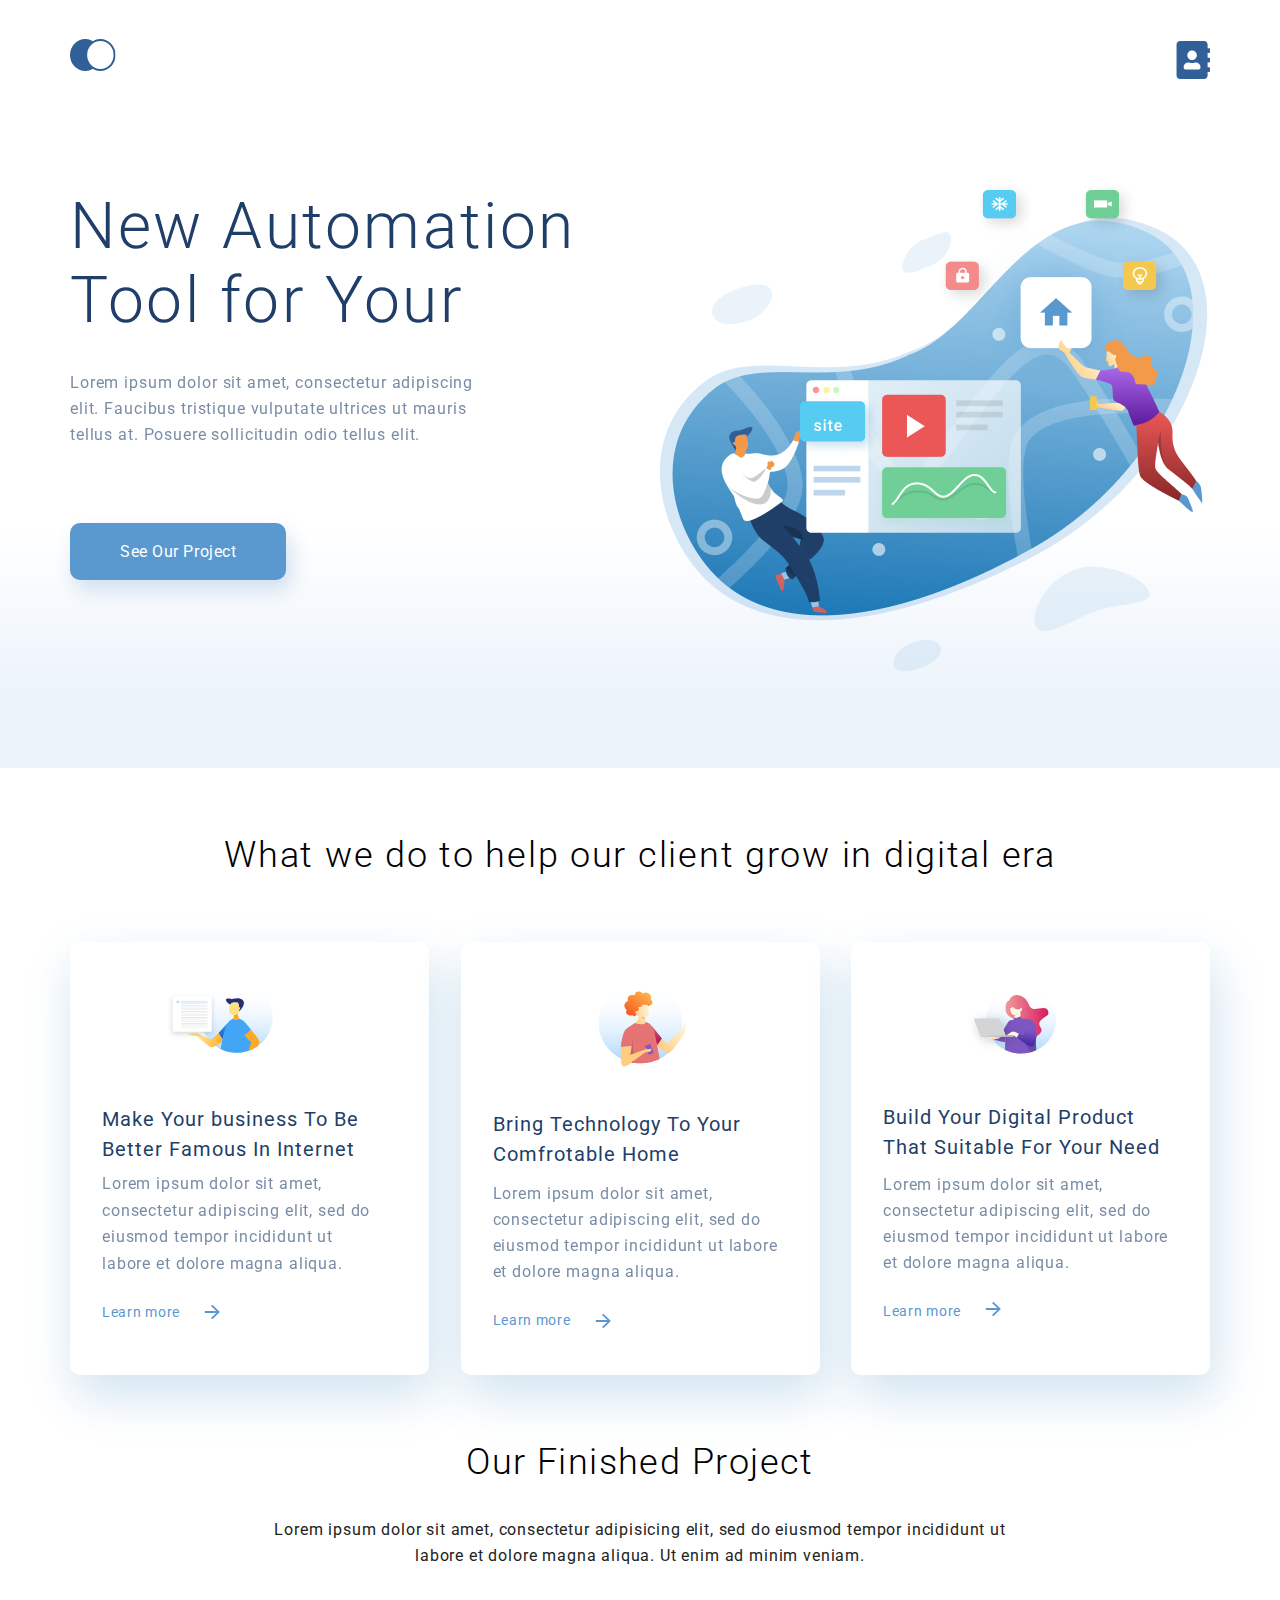
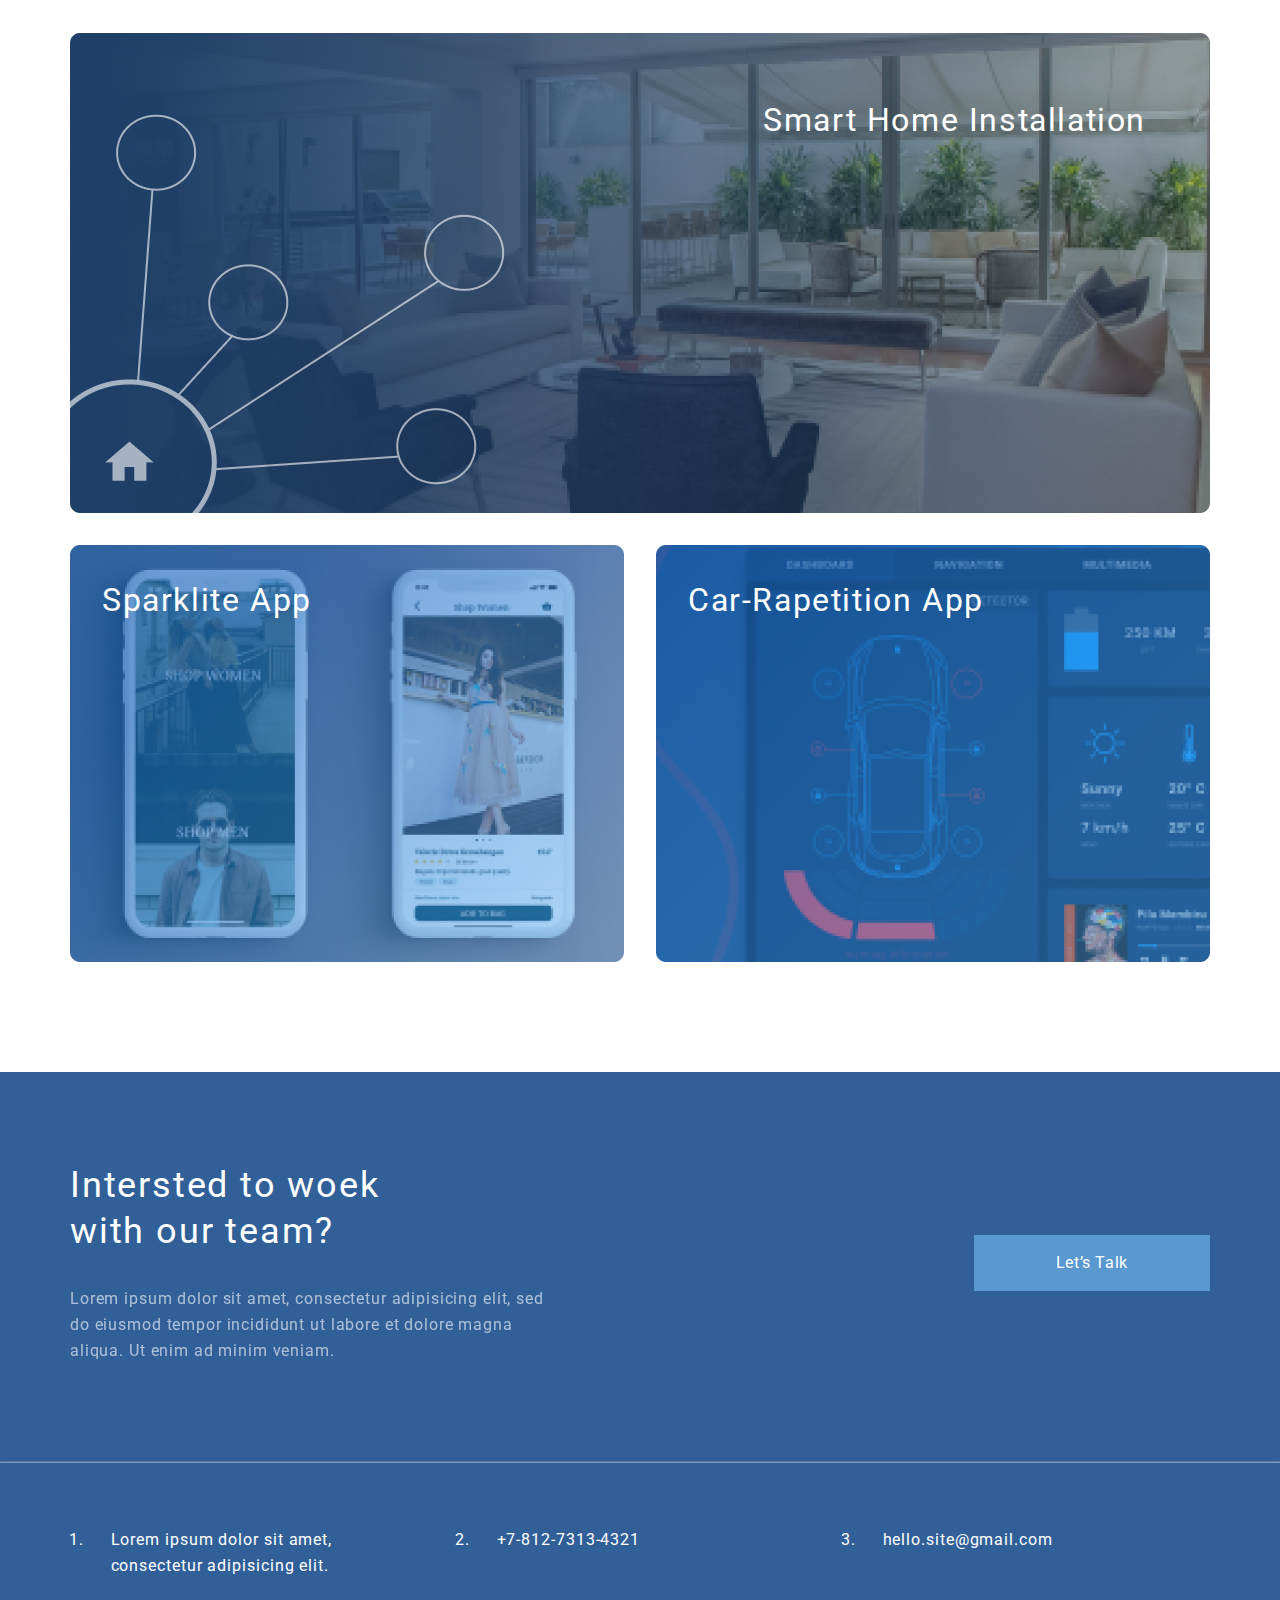
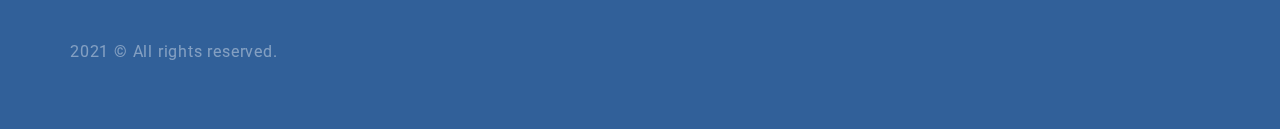
<file: index.html>
<!DOCTYPE html>
<html lang="en">

<head>
    <meta charset="UTF-8">
    <meta http-equiv="X-UA-Compatible" content="IE=edge">
    <meta name="viewport" content="width=device-width, initial-scale=1.0">
    <title>Главная</title>
    <link rel="stylesheet" href="css/style.css">
</head>

<body>
    <header class="top">
        <div class="container top__box">
            <ul class="top__header">
                <li>
                    <a href="index.html"><img src="img/toindex.svg" alt="Главная"></a>
                </li>
                <li>
                    <a href="contacts.html"><img src="img/tocontacts.svg" alt="Контакты"></a>
                </li>
            </ul>
            <div class="top__info">
                <h1 class="top__heading">New Automation Tool for Your</h1>
                <p class="text top__text">Lorem ipsum dolor sit amet, consectetur adipiscing elit. Faucibus tristique vulputate ultrices ut mauris tellus at. Posuere sollicitudin odio tellus elit.</p>
                <a class="top__button" href="">See Our Project</a>
            </div>
        </div>
    </header>

    <main>
        <div class="what-we-do container">
            <h3 class="what-we-do__heading">What we do to help our client grow in digital era</h3>
            <div class="card-container">
                <div class="card-container__card card1_mod">
                    <img src="img/card-1.svg" alt="Card 1" class="card__image image-on-card1">
                    <h4 class="card__heading card__heading1_mod">Make Your business To Be Better Famous In Internet</h4>
                    <p class="text card1__text_mod">Lorem ipsum dolor sit amet, consectetur adipiscing elit, sed do eiusmod tempor incididunt ut labore et dolore magna aliqua.</p>
                    <div class="card__linkbox">
                        <div class="card__link card1__link_mod">
                            <a href="#" class="card__link__a">Learn more</a>
                        </div>
                        <div class="card__arrowlink card1__arrowlink_mod">
                            <img src="img/arrow.svg" alt="Arrow" class="card__arrowlink__img">
                        </div>
                    </div>
                </div>
                <div class="card-container__card">
                    <img src="img/card-2.svg" alt="Card 2" class="card__image image-on-card2">
                    <h4 class="card__heading card__heading2_mod">Bring Technology To Your Comfrotable Home</h4>
                    <p class="text">Lorem ipsum dolor sit amet, consectetur adipiscing elit, sed do eiusmod tempor incididunt ut labore et dolore magna aliqua.</p>
                    <div class="card__linkbox">
                        <div class="card__link card2__link_mod">
                            <a href="#" class="card__link__a">Learn more</a>
                        </div>
                        <div class="card__arrowlink card2__arrowlink_mod">
                            <img src="img/arrow.svg" alt="Arrow" class="card__arrowlink__img">
                        </div>
                    </div>
                </div>
                <div class="card-container__card">
                    <img src="img/card-3.svg" alt="Card 3" class="card__image image-on-card3">
                    <h4 class="card__heading card__heading3_mod">Build Your Digital Product That Suitable For Your Need</h4>
                    <p class="text">Lorem ipsum dolor sit amet, consectetur adipiscing elit, sed do eiusmod tempor incididunt ut labore et dolore magna aliqua.</p>
                    <div class="card__linkbox">
                        <div class="card__link card3__link_mod">
                            <a href="#" class="card__link__a">Learn more</a>
                        </div>
                        <div class="card__arrowlink card3__arrowlink_mod">
                            <img src="img/arrow.svg" alt="Arrow" class="card__arrowlink__img">
                        </div>
                    </div>
                </div>
            </div>
            <div class="project centered">
                <h3 class="project__heading">Our Finished Project</h3>
                <p class="text text__project">Lorem ipsum dolor sit amet, consectetur adipisicing elit, sed do eiusmod tempor incididunt ut labore et dolore magna aliqua. Ut enim ad minim veniam.</p>
            </div>
            <div class="project__item">
                <img class="project__img" src="img/project-1.png" alt="photo">
                <p class="project__text project__text_right">Smart Home Installation</p>
            </div>
            <div class="project__parent">
                <div class="project__item project__item_margin">
                    <img class="project__img" src="img/project-2.png" alt="">
                    <p class="project__text project__text_left">Sparklite App</p>
                </div>
                <div class="project__item">
                    <img class="project__img" src="img/project-3.png" alt="">
                    <p class="project__text project__text_left">Car-Rapetition App</p>
                </div>
            </div>
        </div>
    </main>

    <footer class="footer">
        <div class="footer__top container">
            <div class="footer__top__content">
                <h3 class="footer__heading">Intersted to woek with our team?</h3>
                <p class="text text_white">Lorem ipsum dolor sit amet, consectetur adipisicing elit, sed do eiusmod tempor incididunt ut labore et dolore magna aliqua. Ut enim ad minim veniam.</p>
            </div>
            <a href="#" class="footer__button">Let’s Talk</a>
        </div>
        <hr class="footer__line">
        <div class="container">
            <ol class="footer__info">
                <li class="footer__info__item">Lorem ipsum dolor sit amet, consectetur adipisicing elit.</li>
                <li class="footer__info__item">+7-812-7313-4321</li>
                <li class="footer__info__item">
                    <e-mail>hello.site@gmail.com</e-mail>
                </li>
            </ol>
            <div class="footer__copy">
                2021 &copy; All rights reserved.
            </div>
        </div>
    </footer>
</body>

</html>
</file>
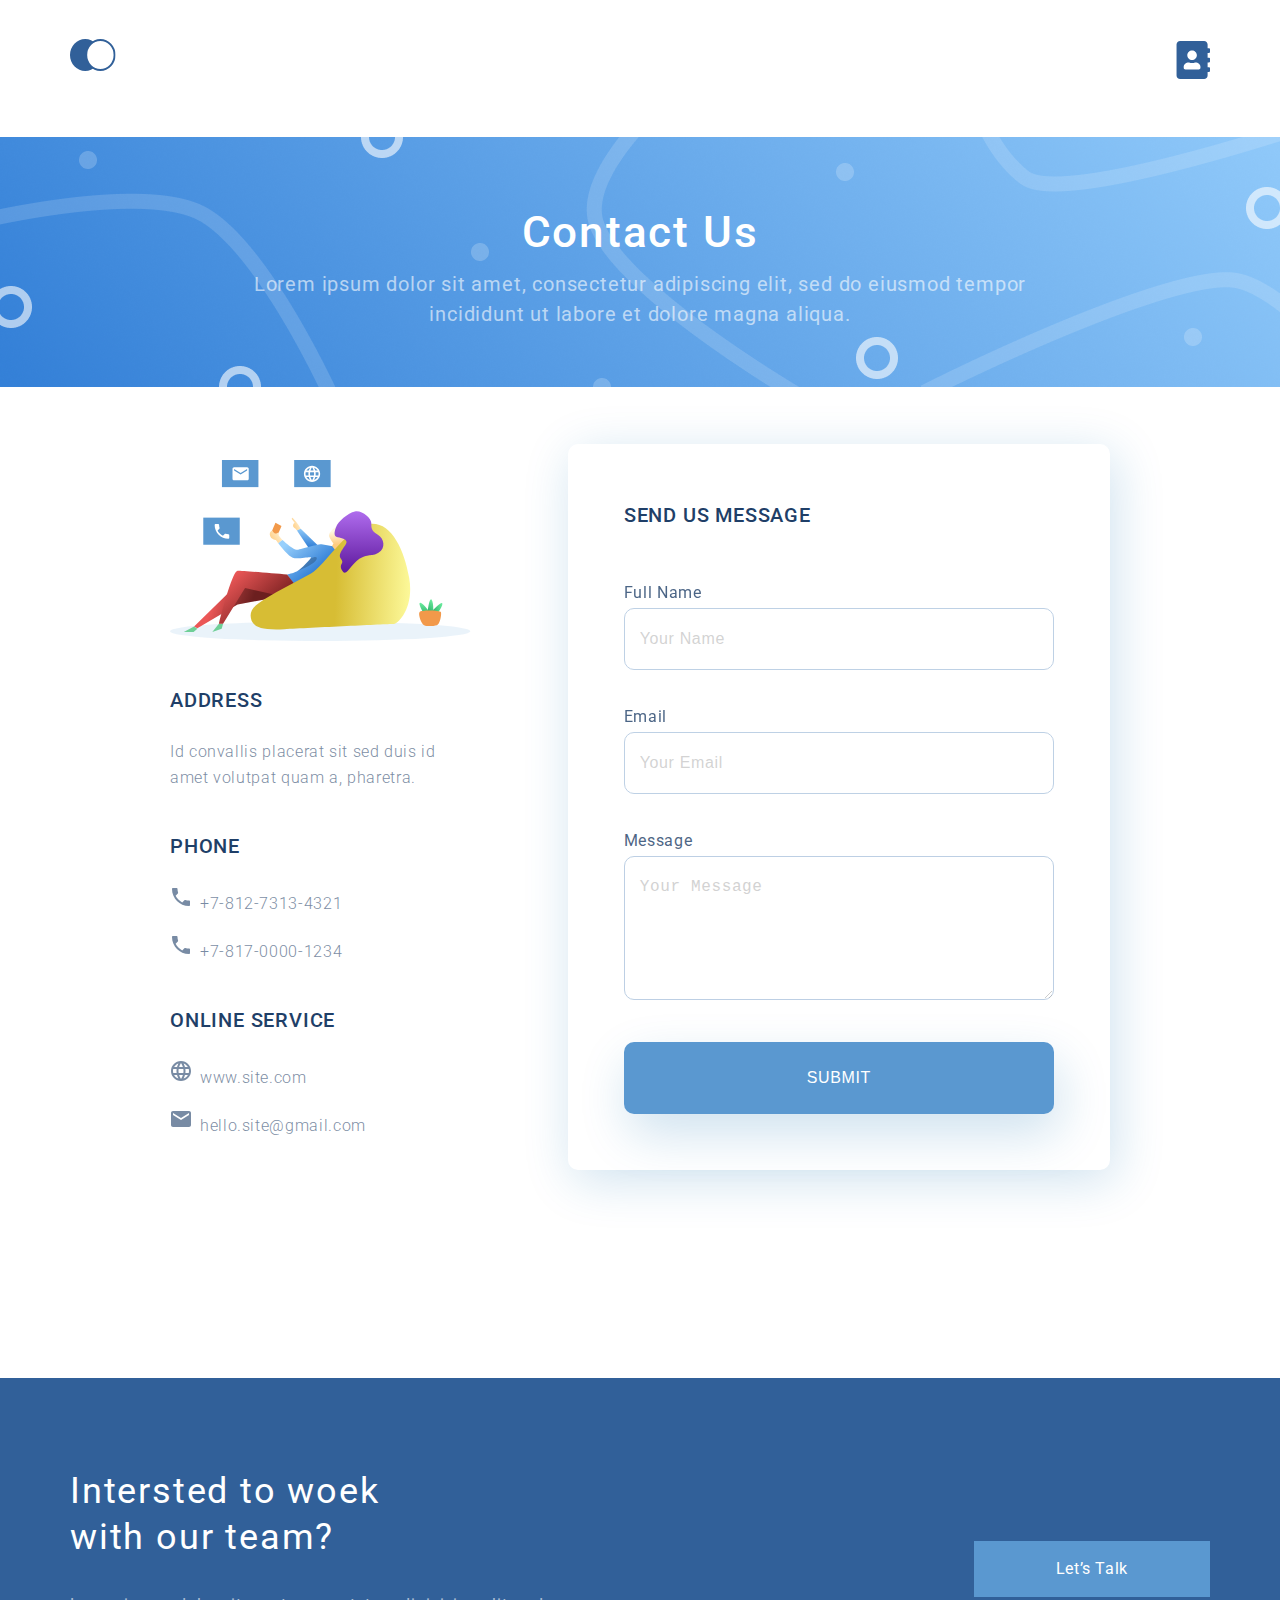
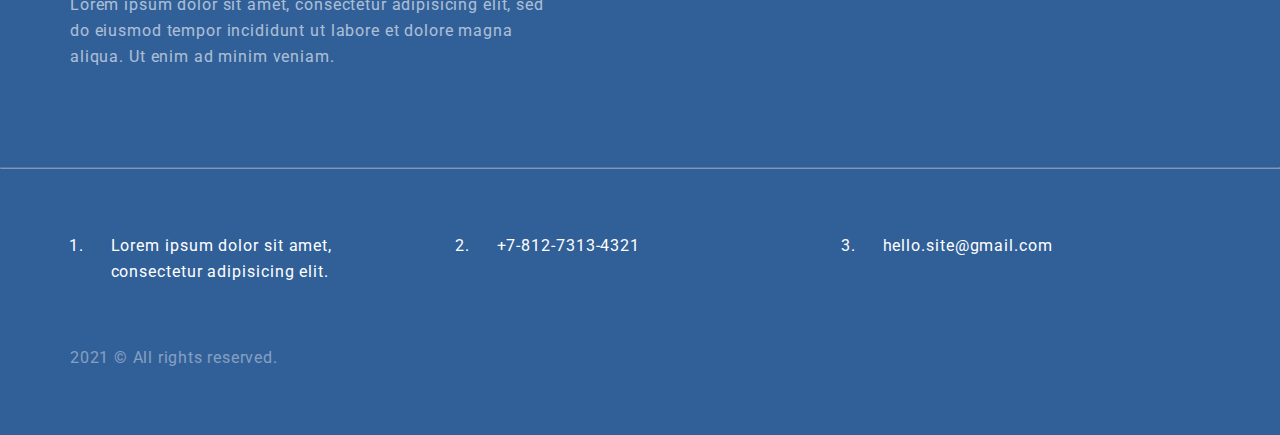
<file: contacts.html>
<!DOCTYPE html>
<html lang="en">

<head>
    <meta charset="UTF-8">
    <meta http-equiv="X-UA-Compatible" content="IE=edge">
    <meta name="viewport" content="width=device-width, initial-scale=1.0">
    <title>Контакты</title>
    <link rel="stylesheet" href="css/style.css">
</head>

<body>
    <header class="container top__box top__box_at-contacts">
        <ul class="top__header">
            <li>
                <a href="index.html"><img src="img/toindex.svg" alt="Главная"></a>
            </li>
            <li>
                <a href="contacts.html"><img src="img/tocontacts.svg" alt="Контакты"></a>
            </li>
        </ul>
    </header>

    <section class="contacts">
        <h2 class="contact-us">Contact Us</h2>
        <p class="contacts__text">
            Lorem ipsum dolor sit amet, consectetur adipiscing elit, sed do eiusmod tempor incididunt ut labore et dolore magna aliqua.
        </p>
    </section>

    <main>
        <div class="main__content">
            <div class="permanent">
                <img src="img/callback.svg" alt="Company Logo">
                <h4 class="permanent__header">Address</h4>
                <p class="address__text">Id convallis placerat sit sed duis id amet volutpat quam a, pharetra.</p>
                <h4 class="permanent__header">Phone</h4>
                <ul class="permanent__phones">
                    <li class="phones__li">+7-812-7313-4321</li>
                    <li class="phones__li">+7-817-0000-1234</li>
                </ul>
                <h4 class="permanent__header">Online service</h4>
                <ul class="permanent__other-contacts">
                    <li class="site-li">www.site.com</li>
                    <li class="mail-li">hello.site@gmail.com</li>
                </ul>
            </div>
            <div class="form">
                <h4 class="send-msg">Send us message</h4>
                <form action="#">
                    <label class="labels">Full Name<br><input class="inputs" type="text" placeholder="Your Name"></label><br>
                    <label class="labels">Email<br><input class="inputs" type="email" placeholder="Your Email"></label><br>
                    <label class="labels">Message<br>
                    <textarea class="inputs txtarea" placeholder="Your Message"></textarea></label><br>
                    <button class="submit-btn" type="submit">Submit</button>
                </form>
            </div>
        </div>
        <div class="map container">
            <script async src="https://api-maps.yandex.ru/services/constructor/1.0/js/?um=constructor%3A1ef4e2e7c4f4393ff53311e4d43e7bb6331e8709f346cc98f958d20817094833&amp;height=480&amp;lang=ru_RU&amp;scroll=true"></script>
        </div>
    </main>

    <footer class="footer">
        <div class="footer__top container">
            <div class="footer__top__content">
                <h3 class="footer__heading">Intersted to woek with our team?</h3>
                <p class="text text_white">Lorem ipsum dolor sit amet, consectetur adipisicing elit, sed do eiusmod tempor incididunt ut labore et dolore magna aliqua. Ut enim ad minim veniam.</p>
            </div>
            <a href="#" class="footer__button">Let’s Talk</a>
        </div>
        <hr class="footer__line">
        <div class="container">
            <ol class="footer__info">
                <li class="footer__info__item">Lorem ipsum dolor sit amet, consectetur adipisicing elit.</li>
                <li class="footer__info__item">+7-812-7313-4321</li>
                <li class="footer__info__item">
                    <e-mail>hello.site@gmail.com</e-mail>
                </li>
            </ol>
            <div class="footer__copy">
                2021 &copy; All rights reserved.
            </div>
        </div>
    </footer>
</body>

</html>
</file>
<file: css/style.css>
@import url('https://fonts.googleapis.com/css2?family=Roboto:wght@300;400;500&display=swap');
* {
    margin: 0;
    padding: 0;
    box-sizing: border-box;
}

body {
    font-family: Roboto, sans-serif;
}

.top {
    background: linear-gradient(0deg, #EBF3FB 8.84%, rgba(152, 195, 232, 0) 31.12%);
}

.container {
    max-width: 1140px;
    margin: 0 auto;
}

.centered {
    margin: 0 auto;
}

.top__box {
    min-height: 768px;
    display: flex;
    flex-direction: column;
    height: 100%;
}

.top__header {
    list-style-type: none;
    display: flex;
    justify-content: space-between;
    align-items: baseline;
    padding-top: 31px;
}

.top__info {
    padding-top: 107px;
    flex-grow: 1;
    background-image: url('../img/top__back.png');
    background-repeat: no-repeat;
    background-position: right center;
    height: 100%;
}

.top__heading {
    font-weight: 300;
    line-height: 74px;
    letter-spacing: 0.04em;
    font-size: 64px;
    color: #1F3F68;
    width: 510px;
    margin-bottom: 32px;
}

.top__text {
    width: 425px;
}

.top__button {
    color: #FFFFFF;
    text-decoration: none;
    letter-spacing: 0.035em;
    background: #5A98D0;
    box-shadow: 5px 10px 20px rgba(53, 110, 173, 0.2);
    border-radius: 10px;
    padding: 19px 50px;
    margin-top: 75px;
    display: inline-block;
}

.top__button:hover {
    background-color: #5A80D0;
}

.text {
    font-size: 16px;
    line-height: 26px;
    color: #1F3F68;
    letter-spacing: 0.054em;
    opacity: 0.6;
}

.text__project {
    width: 65%;
    margin: 32px auto 64px;
    font-size: 16px;
    line-height: 26px;
    text-align: center;
    letter-spacing: 0.052em;
    color: #222222;
    opacity: 1;
}

.what-we-do {
    padding-top: 64px;
}

.what-we-do__heading {
    font-size: 36px;
    font-weight: 300;
    line-height: 46px;
    letter-spacing: 0.048em;
    color: #000000;
    text-align: center;
}

.card-container {
    display: flex;
    justify-content: space-between;
    padding-top: 64px;
    padding-bottom: 64px;
}

.card-container__card {
    width: 359px;
    background: #FFFFFF;
    box-shadow: 5px 20px 50px rgba(16, 112, 177, 0.2);
    border-radius: 10px;
    padding: 40px 32px;
    box-sizing: border-box;
    display: flex;
    flex-direction: column;
    align-items: center;
}

.card__image {
    padding-bottom: 51px;
    width: fit-content;
}

.image-on-card1 {
    height: 122px;
    width: 183px;
    padding-right: 34px;
}

.image-on-card2 {
    height: 127px;
    width: 132px;
    padding-left: 5px;
    padding-bottom: 42px;
}

.image-on-card3 {
    height: 120px;
    width: 163px;
    padding-right: 40px;
    padding-top: 5px;
    padding-bottom: 48px;
}

.card__heading {
    font-size: 20px;
    line-height: 30px;
    letter-spacing: 0.05em;
    color: #1F3F68;
    font-weight: normal;
}

.card__heading1_mod {
    margin-bottom: 7px;
}

.card__heading2_mod {
    margin-bottom: 12px;
}

.card__heading3_mod {
    margin-bottom: 10px;
}

.card1_mod {
    padding-right: 58px;
}

.card1__text_mod {
    line-height: 26.6px;
}

.card__linkpar {
    font-size: 14px;
    line-height: 30px;
    letter-spacing: 0.05em;
    align-self: flex-start;
    padding-top: 20px;
}

.linkpar__link {
    text-decoration: none;
    color: #5A98D0;
}

.card__linkbox {
    display: flex;
    justify-content: flex-start;
    align-items: center;
    align-self: flex-start;
}

.card1__link_mod {
    padding-top: 24px;
}

.card1__arrowlink_mod {
    padding-top: 24px;
}

.card2__link_mod {
    padding-top: 24px;
}

.card2__arrowlink_mod {
    padding-top: 26px;
}

.card3__link_mod {
    padding-top: 24px;
}

.card3__arrowlink_mod {
    padding-top: 20px;
}

.card__link {
    font-size: 14px;
    line-height: 30px;
    letter-spacing: 0.05em;
    align-self: flex-start;
    padding-top: 20px;
}

.card__link__a {
    text-decoration: none;
    color: #5A98D0;
}

.card__link__a:hover {
    text-decoration: underline;
}

.card__arrowlink {
    margin-left: 24px;
}

.card__arrowlink__img {
    width: fit-content;
}

.project__heading {
    font-size: 36px;
    font-weight: 300;
    line-height: 46px;
    letter-spacing: 0.04em;
    color: #000000;
    text-align: center;
}

.project__parent {
    display: flex;
    justify-content: space-between;
    margin-top: 28px;
    margin-bottom: 106px;
}

.project__item {
    position: relative;
    flex-grow: 1;
}

.project__item_margin {
    margin-right: 32px;
}

.project__img {
    width: 100%;
}

.project__text {
    font-size: 32px;
    line-height: 46px;
    text-align: right;
    letter-spacing: 0.05em;
    color: #FFFFFF;
    position: absolute;
}

.project__text_right {
    top: 64px;
    right: 64px;
}

.project__text_left {
    top: 32px;
    left: 32px;
}

.footer__top {
    display: flex;
    align-items: center;
    justify-content: space-between;
    margin-bottom: 7px;
}

.footer__top__content {
    max-width: 495px;
    margin: 90px 0;
}

.footer__heading {
    font-size: 36px;
    width: 340px;
    margin-bottom: 32px;
    line-height: 46px;
    letter-spacing: 0.05em;
    color: #FFFFFF;
    font-weight: normal;
}

.footer__info {
    display: flex;
    justify-content: space-between;
    opacity: 1;
    padding: 60px 19px;
    margin-top: 4px;
}

.footer {
    background: #316099;
}

.footer__line {
    color: #FFFFFF;
    opacity: 0.4;
}

.text_white {
    color: #FFFFFF;
    opacity: 0.6;
}

.footer__info__item {
    font-size: 16px;
    line-height: 26px;
    letter-spacing: 0.057em;
    color: #FFFFFF;
    flex-grow: 1;
    padding-left: 21.5px;
    max-width: 300px;
    margin-right: 30px;
}

.footer__copy {
    font-size: 16px;
    line-height: 26px;
    letter-spacing: 0.05em;
    color: #FFFFFF;
    opacity: 0.4;
    padding-bottom: 64px;
}

.footer__button {
    text-align: center;
    color: #FFFFFF;
    text-decoration: none;
    letter-spacing: 0.04em;
    background: #5A98D0;
    padding: 15px 82px;
    font-size: 16px;
    line-height: 26px;
    display: block;
    min-width: fit-content;
}

.footer__button:hover {
    background-color: #5A80D0;
}

@media (max-width: 1105px) {
    .container {
        padding-left: 32px;
        padding-right: 32px;
    }
    .top__info {
        background-position: right 285px;
        background-size: 44%;
    }
    .card-container {
        flex-direction: column;
        align-items: center;
    }
    .card-container__card {
        margin-bottom: 32px;
    }
    .what-we-do {
        padding-top: 48px;
    }
    .what-we-do__heading {
        font-size: 24px;
        line-height: 28px;
    }
    .text__project {
        width: 100%;
    }
    .footer__button {
        padding: 7px 41px;
    }
    .footer__info {
        display: block;
        padding: 35px 19px 60px;
    }
    .footer__info__item {
        max-width: 100%;
        padding-top: 25px;
    }
}

@media (max-width: 667px) {
    .container {
        padding-left: 16px;
        padding-right: 16px;
    }
    .top {
        padding-bottom: 41px;
        box-sizing: border-box;
        background: linear-gradient(0deg, #DAEAF7 8.84%, rgba(152, 195, 232, 0) 31.12%);
    }
    .top__box {
        min-height: 316px;
    }
    .top__info {
        background-image: none;
        padding-top: 33px;
        display: flex;
        flex-direction: column;
        align-items: center;
    }
    .top__heading {
        font-size: 32px;
        line-height: 37px;
        color: #1F3F68;
        text-align: center;
        width: 100%;
        padding: 0 10px;
        margin-bottom: 12px;
    }
    .top__header {
        padding-top: 17px;
    }
    .top__text {
        width: 100%;
        text-align: center;
    }
    .top__button {
        font-size: 12px;
        line-height: 26px;
        padding: 0 8px;
        margin-top: 31px;
    }
    .project__heading {
        font-size: 24px;
        line-height: 28px;
    }
    .project__text {
        font-size: 16px;
        line-height: 19px;
    }
    .project__text_right {
        top: 16px;
        right: 16px;
    }
    .project__text_left {
        left: 16px;
    }
    .project__parent {
        flex-direction: column;
    }
    .project__item {
        margin-right: 0;
    }
    .project__parent {
        margin-top: 16px;
        margin-bottom: 64px;
    }
    .project__item_margin {
        margin-bottom: 16px;
    }
    .footer__top {
        flex-direction: column;
    }
    .footer__top__content {
        width: 100%;
        margin: 18px 0 40px;
    }
    .footer__heading {
        font-size: 24px;
        line-height: 28px;
        text-align: center;
        width: 250px;
        margin-left: auto;
        margin-right: auto;
    }
    .text_white {
        text-align: center;
    }
    .footer__button {
        margin-bottom: 41px;
        padding: 3px 20px;
    }
    .footer__info {
        padding: 14px 16px 37px;
    }
    .footer__info__item {
        padding-top: 17px;
        line-height: 19px;
    }
    .footer__copy {
        text-align: center;
        padding-bottom: 32px;
    }
}

.top__box_at-contacts {
    min-height: 0;
    margin: 0 auto 54px;
    padding: 0;
}

.contacts {
    background: url('../img/contactUs.png') no-repeat 0 0 / cover;
    height: 250px;
    display: flex;
    flex-direction: column;
    justify-content: center;
    align-items: center;
}

.contacts__text {
    font-size: 20px;
    line-height: 30px;
    text-align: center;
    letter-spacing: 0.04em;
    color: rgba(255, 255, 255, 0.6);
    max-width: 780px;
}

.contact-us {
    text-align: center;
    font-weight: 500;
    font-size: 44px;
    line-height: 74px;
    letter-spacing: 0.04em;
    color: #FFFFFF;
}

.permanent {
    max-width: 300px;
}

.permanent__header {
    font-size: 20px;
    line-height: 30px;
    color: #1F3F68;
    text-transform: uppercase;
    font-weight: 500;
    letter-spacing: 0.04em;
    margin: 40px 0 24px;
}

.send-msg {
    font-size: 20px;
    line-height: 30px;
    color: #1F3F68;
    text-transform: uppercase;
    font-weight: 500;
    letter-spacing: 0.04em;
    margin-bottom: 48px;
}

.permanent__phones {
    list-style-image: url('../img/ic_phone_24px.svg');
    padding-left: 30px;
    font-weight: 300;
    font-size: 16px;
    line-height: 26px;
    letter-spacing: 0.04em;
    color: #1F3F68;
    opacity: 0.6;
}

.phones__li {
    margin: 16px 0;
}

.site-li {
    list-style-image: url('../img/ic_language_24px.svg');
    margin: 16px 0;
}

.mail-li {
    list-style-image: url('../img/ic_email_24px.svg');
    margin: 16px 0;
}

.permanent__other-contacts {
    padding-left: 30px;
    font-weight: 300;
    font-size: 16px;
    line-height: 26px;
    letter-spacing: 0.04em;
    color: #1F3F68;
    opacity: 0.6;
}

.address__text {
    font-weight: 300;
    font-size: 16px;
    line-height: 26px;
    letter-spacing: 0.04em;
    color: #1F3F68;
    opacity: 0.6;
}

.main__content {
    display: flex;
    max-width: 940px;
    justify-content: space-between;
    align-items: center;
    flex-wrap: wrap;
    padding: 57px 0 96px;
    margin: 0 auto;
}

.form {
    background: #FFFFFF;
    box-shadow: 5px 10px 50px rgb(16 112 177 / 20%);
    border-radius: 10px;
    padding: 56px;
}

.labels {
    font-size: 16px;
    line-height: 30px;
    letter-spacing: 0.04em;
    color: #1F3F68;
    opacity: 0.8;
}

.inputs {
    border: 1px solid #356EAD;
    box-sizing: border-box;
    border-radius: 10px;
    opacity: 0.4;
    padding: 15px;
    width: 100%;
    margin-bottom: 32px;
    font-weight: 300;
    font-size: 16px;
    line-height: 30px;
    letter-spacing: 0.04em;
    color: #1F3F68;
}

.txtarea {
    height: 144px;
}

.submit-btn {
    background: #5A98D0;
    box-shadow: 5px 20px 50px rgba(16, 112, 177, 0.2);
    border-radius: 10px;
    border: none;
    font-weight: 500;
    font-size: 16px;
    line-height: 26px;
    color: #FFFFFF;
    text-transform: uppercase;
    padding: 15px;
    letter-spacing: 0.04em;
    padding: 23px 183px;
    cursor: pointer;
}

.submit-btn:hover {
    background-color: #5A80D0;
}

.map {
    padding-bottom: 112px;
}

@media (max-width: 1032px) {
    .main__content {
        flex-direction: column;
        width: 100%;
        margin-top: 64px;
    }
    .form {
        margin: 64px 17px 0;
        max-width: 540px;
    }
}

@media (max-width: 690px) {
    .form {
        max-width: 100%;
    }
}

@media (max-width: 590px) {
    .form {
        padding: 35px;
    }
    .submit-btn {
        padding: 23px 140px;
    }
}

@media (max-width: 460px) {
    .submit-btn {
        padding: 23px 96px;
    }
}
</file>
